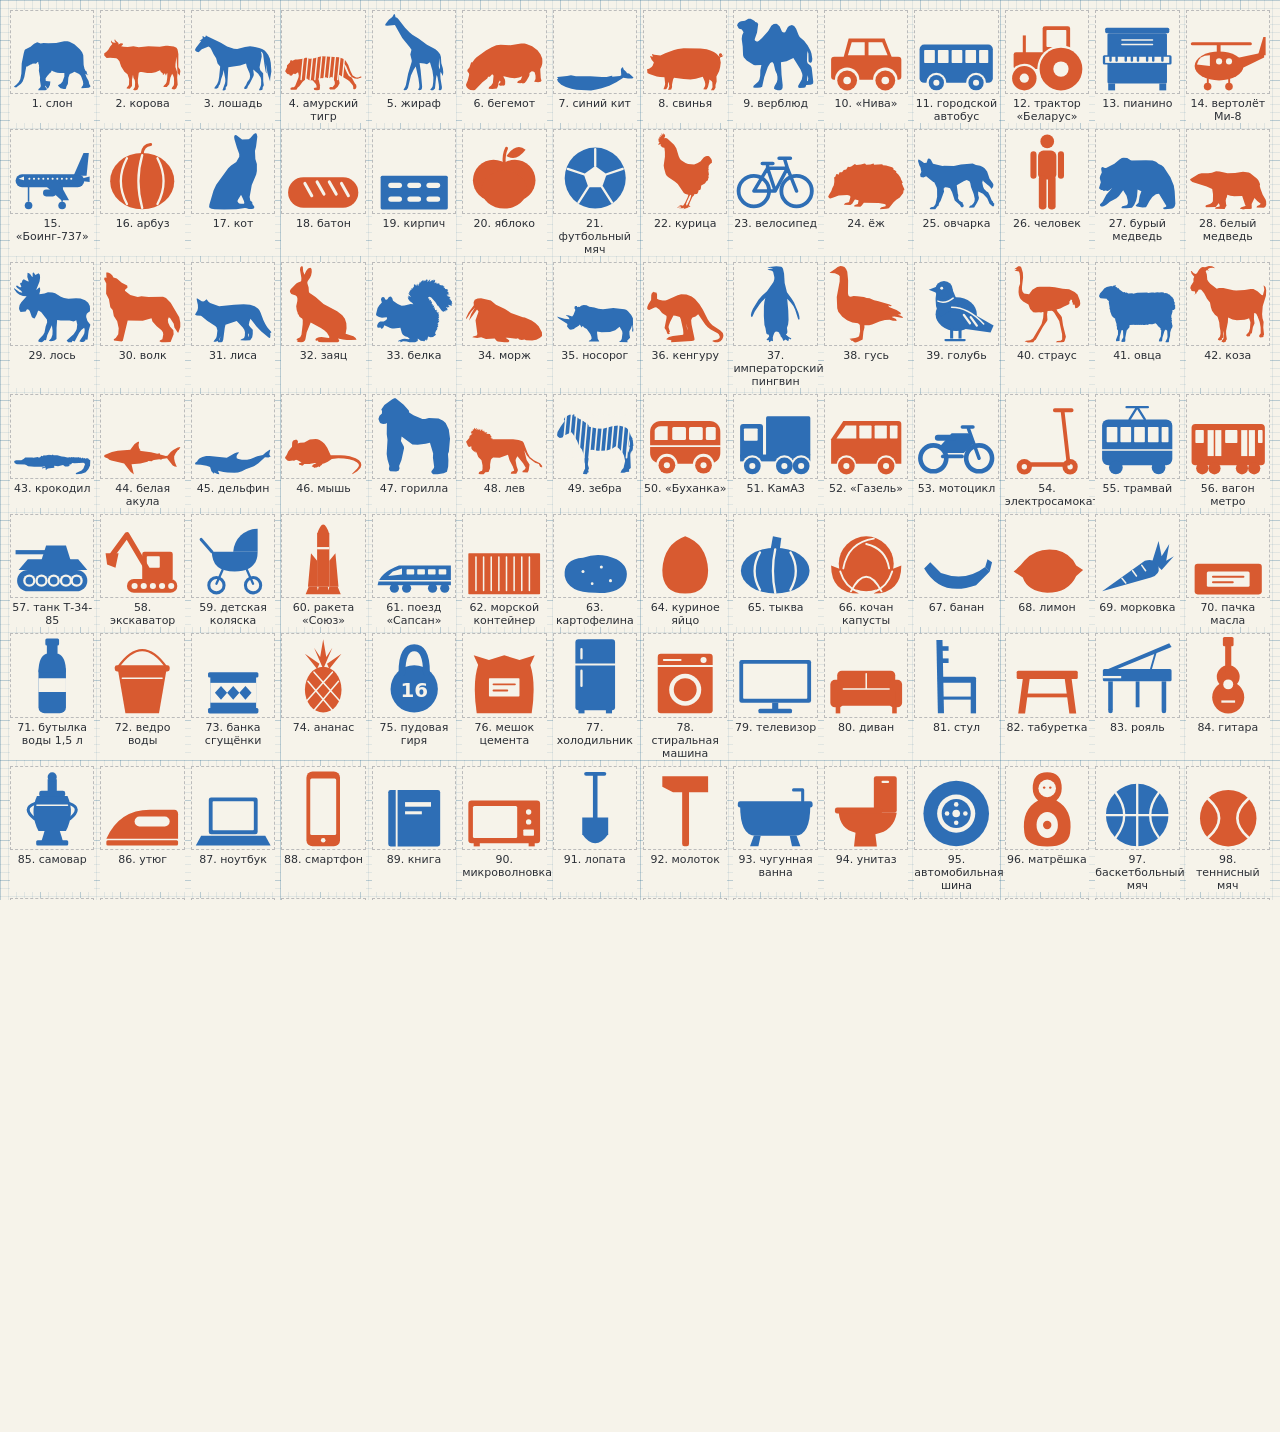
<file: gallery.html>
<!doctype html>
<html lang="ru">
<head>
  <meta charset="utf-8">
  <title>Глазомер — все силуэты</title>
  <link rel="stylesheet" href="style.css">
  <style>
    body { user-select: text; }
    #grid { display: grid; grid-template-columns: repeat(auto-fill, minmax(84px, 1fr)); gap: 6px; padding: 10px; }
    #grid div { font-size: 11px; text-align: center; background: var(--paper); }
    #grid svg { width: 100%; border: 1px dashed #bbb; }
  </style>
</head>
<body>
  <div id="grid"></div>
  <script src="data.js"></script>
  <script src="data2.js"></script>
  <script src="data3.js"></script>
  <script>
    document.getElementById('grid').innerHTML = OBJECTS.concat(EXTRA).map((o, i) =>
      `<div><svg viewBox="-4 -4 108 108"><g class="art ${i % 2 ? 'guess' : 'ref'}">${o.art}</g></svg>${i + 1}. ${o.name}</div>`).join('');
  </script>
</body>
</html>
</file>
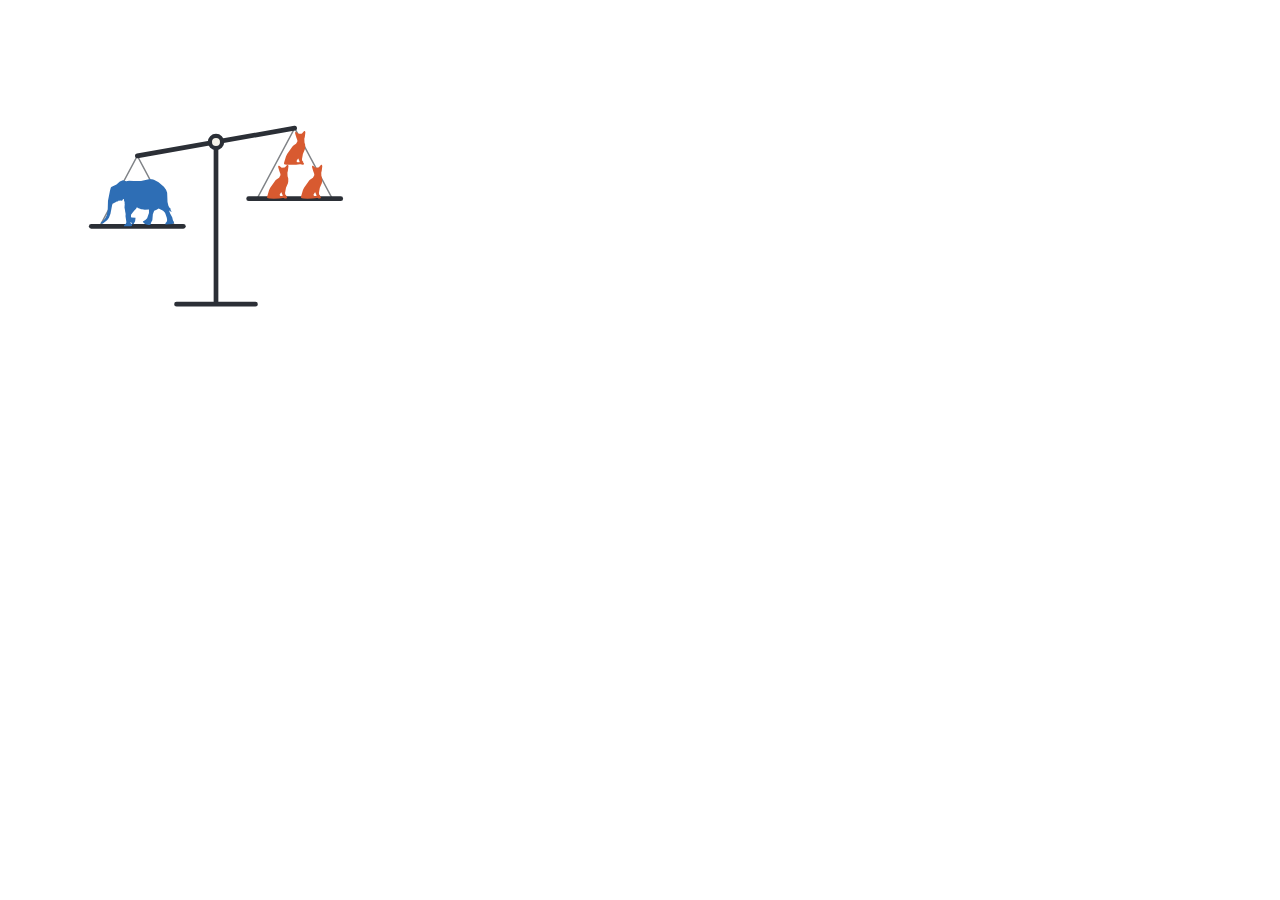
<file: promo/app-icon.html>
<!doctype html>
<html lang="ru">
<head>
  <meta charset="utf-8">
  <title>Глазомер — значок приложения</title>
  <link rel="stylesheet" href="../style.css">
  <style>
    /* Слои адаптивного значка Android, 432×432: ?bg — бумага, без параметра — весы в безопасной зоне. */
    html, body { width: 432px; height: 432px; overflow: hidden; }
    body { background-size: 54px 54px, 54px 54px, 13.5px 13.5px, 13.5px 13.5px; }
    body.fg { background: none; }
    svg { display: block; }
  </style>
</head>
<body>
  <svg id="pic" width="432" height="432" viewBox="0 0 432 432"></svg>
  <script src="../data.js"></script>
  <script src="../data2.js"></script>
  <script src="art.js"></script>
  <script>
    if (location.search !== '?bg') {
      document.body.className = 'fg';
      document.getElementById('pic').innerHTML = scaleArt(216, 142, 0.47);
    }
  </script>
</body>
</html>
</file>
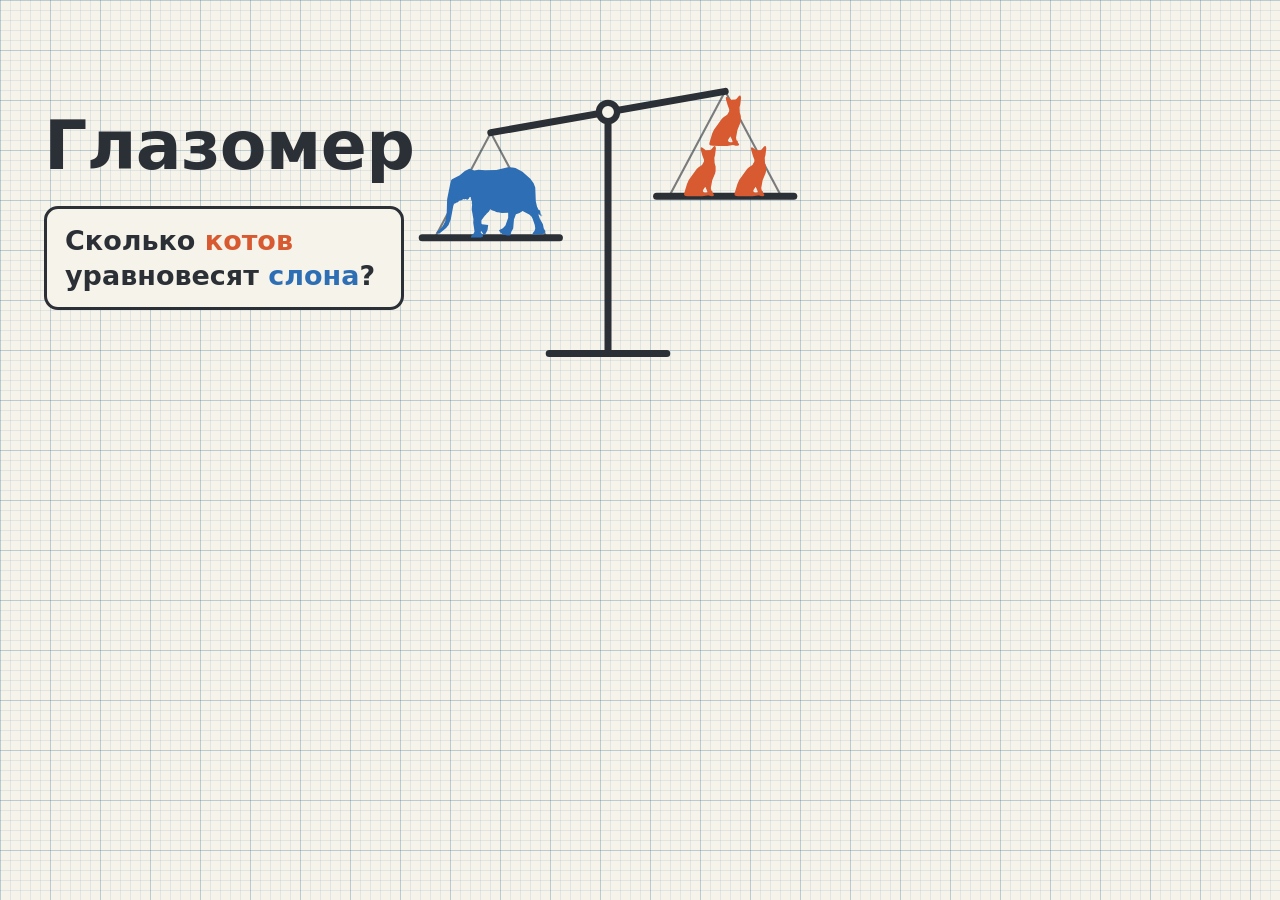
<file: promo/cover.html>
<!doctype html>
<html lang="ru">
<head>
  <meta charset="utf-8">
  <title>Глазомер — обложка</title>
  <link rel="stylesheet" href="../style.css">
  <style>
    html, body { width: 800px; height: 470px; overflow: hidden; }
    body { background-size: 50px 50px, 50px 50px, 10px 10px, 10px 10px; position: relative; }
    svg { position: absolute; right: 0; top: 0; }
    .text { position: absolute; left: 44px; top: 112px; width: 360px; }
    .name { font-size: 68px; font-weight: 800; letter-spacing: -0.01em; line-height: 1; }
    .ask {
      margin-top: 26px; padding: 14px 18px;
      border: 3px solid var(--ink); border-radius: 14px; background: var(--paper);
      font-size: 27px; font-weight: 600; line-height: 1.3;
    }
    .ask .ref { color: var(--ref); }
    .ask .guess { color: var(--guess); }
  </style>
</head>
<body>
  <div class="text">
    <div class="name">Глазомер</div>
    <div class="ask">Сколько <span class="guess">котов</span> уравновесят <span class="ref">слона</span>?</div>
  </div>
  <svg id="pic" width="420" height="470" viewBox="0 0 420 470"></svg>
  <script src="../data.js"></script>
  <script src="../data2.js"></script>
  <script src="art.js"></script>
  <script>document.getElementById('pic').innerHTML = scaleArt(228, 112, 0.7);</script>
</body>
</html>
</file>
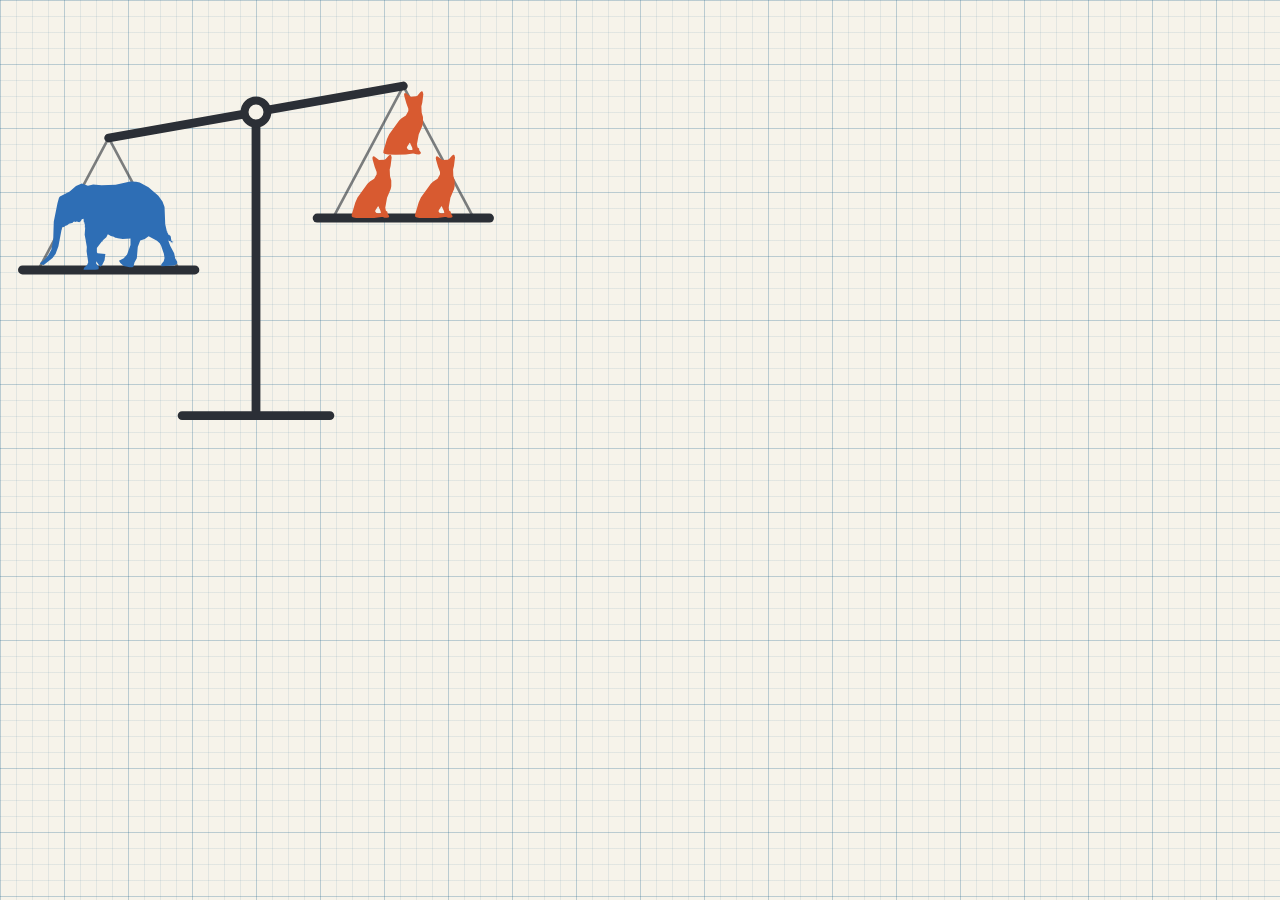
<file: promo/icon.html>
<!doctype html>
<html lang="ru">
<head>
  <meta charset="utf-8">
  <title>Глазомер — иконка</title>
  <link rel="stylesheet" href="../style.css">
  <style>
    html, body { width: 512px; height: 512px; overflow: hidden; }
    body { background-size: 64px 64px, 64px 64px, 16px 16px, 16px 16px; }
    svg { display: block; }
  </style>
</head>
<body>
  <svg id="pic" width="512" height="512" viewBox="0 0 512 512"></svg>
  <script src="../data.js"></script>
  <script src="../data2.js"></script>
  <script src="art.js"></script>
  <script>document.getElementById('pic').innerHTML = scaleArt(256, 112, 0.88);</script>
</body>
</html>
</file>
<file: style.css>
:root {
  --paper: #f6f3ea;
  --grid: rgba(46, 110, 150, 0.10);
  --grid-major: rgba(46, 110, 150, 0.22);
  --ink: #2b2f36;
  --ink-soft: #6b7280;
  --ref: #2e6eb5;
  --guess: #d85a30;
  --true: #1d8c66;
}

* { box-sizing: border-box; }
[hidden] { display: none !important; }

html, body {
  margin: 0;
  height: 100%;
  color: var(--ink);
  font-family: system-ui, -apple-system, "Segoe UI", Roboto, sans-serif;
  -webkit-tap-highlight-color: transparent;
  -webkit-touch-callout: none;
  -webkit-user-select: none;
  user-select: none;
  overflow: hidden;
  overscroll-behavior: none;
}

body {
  background-color: var(--paper);
  background-image:
    linear-gradient(var(--grid-major) 1px, transparent 1px),
    linear-gradient(90deg, var(--grid-major) 1px, transparent 1px),
    linear-gradient(var(--grid) 1px, transparent 1px),
    linear-gradient(90deg, var(--grid) 1px, transparent 1px);
  background-size: 40px 40px, 40px 40px, 8px 8px, 8px 8px;
}

#app {
  max-width: 480px;
  height: 100dvh;
  margin: 0 auto;
  padding: 12px 16px 20px;
  display: flex;
  flex-direction: column;
  gap: 10px;
}

header {
  display: flex;
  justify-content: space-between;
  align-items: center;
}
#exit {
  padding: 5px 12px;
  border: 2px solid var(--ink); border-radius: 999px;
  background: var(--paper); color: var(--ink);
  font-size: 14px; font-weight: 600;
}

.brand { font-weight: 700; letter-spacing: 0.02em; }
.brand span { font-weight: 400; color: var(--ink-soft); }

.meta { display: flex; gap: 14px; font-variant-numeric: tabular-nums; color: var(--ink-soft); }
#total { color: var(--ink); font-weight: 600; }

h1 {
  margin: 6px 0 0;
  font-size: 22px;
  line-height: 1.25;
  font-weight: 600;
  min-height: 2.5em;
}
h1 .ref { color: var(--ref); }
h1 .guess { color: var(--guess); }

#stage { width: 100%; flex: 1 1 0; min-height: 0; }
.ink { stroke: var(--ink); stroke-width: 3; stroke-linecap: round; fill: none; }
.rope { stroke: var(--ink); stroke-width: 1; fill: none; opacity: 0.6; }
/* Чаши увеличены в game.js, толщина линий подогнана под остальные весы. */
#left-pan .ink, #right-pan .ink { stroke-width: 2.4; }
.pivot { fill: var(--paper); stroke: var(--ink); stroke-width: 3; }
.art { fill: currentColor; }
.art.ref { color: var(--ref); }
.art.guess { color: var(--guess); }
.art.true { color: var(--true); }
.art .cut { fill: var(--paper); }
.art .ln { fill: none; stroke: currentColor; stroke-linecap: round; stroke-linejoin: round; }
.art .cl { fill: none; stroke: var(--paper); stroke-linecap: round; }
#lock rect { fill: var(--ink); }
#lock path { stroke: var(--ink); stroke-width: 2.5; fill: none; }
#lock { transition: opacity 0.2s, transform 0.3s; }
#lock.open { opacity: 0; transform: translateY(14px); }

.plate {
  padding: 10px 14px;
  border: 2px solid var(--ink); border-radius: 12px;
  background: var(--paper);
  min-height: 76px;
  display: flex; flex-direction: column; justify-content: center; gap: 4px;
}
/* Плашка заходит на подставку весов, чтобы весам досталось больше места. */
#result { position: relative; margin-top: -24px; }
#result.empty { visibility: hidden; }
.tag rect { fill: var(--paper); stroke: currentColor; stroke-width: 1.5; }
.tag text { fill: currentColor; font-size: 12px; font-weight: 700; }
.tag.ref { color: var(--ref); }
.tag.true { color: var(--true); }
.tag.off { display: none; }
/* Сцена режима «Размер» лежит в том же рисунке, что и весы: видна одна из двух. */
#size-stage, #speed-stage, .size #scale-stage, .speed #scale-stage { display: none; }
.size #size-stage, .speed #speed-stage { display: inline; }
.size #result, .speed #result { margin-top: 0; }
#s-ghost, #t-ghost, #t-ref-pre { opacity: 0.3; }
.tick { stroke: var(--ink); stroke-width: 1; opacity: 0.35; }
.finish { stroke: var(--ink); stroke-width: 2; stroke-dasharray: 4 4; }
#level { color: var(--ink); }

#verdict, #fact { margin: 0; text-align: center; }
#verdict { font-size: 18px; font-weight: 600; }
#verdict b { color: var(--true); }
#fact { font-size: 15px; color: var(--ink); }

#controls { display: flex; flex-direction: column; gap: 10px; }
#controls.off { opacity: 0.35; pointer-events: none; }

.stepper { display: flex; align-items: center; justify-content: space-between; gap: 12px; }
.stepper button {
  width: 56px; height: 56px;
  border-radius: 50%;
  border: 2px solid var(--ink);
  background: var(--paper);
  color: var(--ink);
  font-size: 30px; line-height: 1;
  touch-action: none;
}
.stepper button:active { background: var(--ink); color: var(--paper); }

#count { text-align: center; font-size: 15px; color: var(--ink-soft); }
#count b {
  display: block;
  font-size: 34px; line-height: 1.1;
  color: var(--guess);
  font-variant-numeric: tabular-nums;
}
#count.true b { color: var(--true); }

#slider { width: 100%; accent-color: var(--guess); height: 28px; }

#main, #again, #share, #change, #open-album, #album-back, #settings-back, #leave-stay, #leave-go {
  width: 100%;
  padding: 16px;
  border-radius: 12px;
  border: 2px solid var(--ink);
  background: var(--ink);
  color: var(--paper);
  font-size: 18px; font-weight: 600;
}
#main:disabled { opacity: 0.4; }
button.ghost { background: transparent !important; color: var(--ink) !important; }
button { font-family: inherit; cursor: pointer; }

.overlay {
  position: fixed; inset: 0;
  display: flex; align-items: center; justify-content: center;
  padding: 16px;
  background: rgba(246, 243, 234, 0.92);
}
.overlay[hidden] { display: none; }
.lead { margin: 0; font-size: 17px; line-height: 1.4; }
.seg { display: flex; border: 2px solid var(--ink); border-radius: 12px; overflow: hidden; }
.seg button {
  flex: 1; padding: 10px 4px;
  border: 0; background: var(--paper); color: var(--ink);
  font-size: 14px; font-weight: 600;
}
.seg button + button { border-left: 2px solid var(--ink); }
.seg button.locked { color: var(--ink-soft); font-weight: 400; }
.seg button.on { background: var(--ink); color: var(--paper); }
#level-note { margin: -6px 0 0; font-size: 14px; color: var(--ink-soft); }
#plays { display: flex; flex-direction: column; gap: 10px; }
#plays button {
  padding: 14px 16px;
  border: 2px solid var(--ink); border-radius: 12px;
  background: var(--paper); color: var(--ink);
  text-align: left; font-size: 18px; font-weight: 600;
}
#plays button small { display: block; margin-top: 2px; font-size: 14px; font-weight: 400; font-variant-numeric: tabular-nums; }
#plays button:disabled { opacity: 0.5; cursor: default; }
#plays button:not(:disabled):active { background: var(--ink); color: var(--paper); }
#sum-meta, #streak-line { margin: 0; font-size: 15px; font-weight: 600; }
/* Плашка серии дней в меню. */
#streak {
  display: flex; flex-direction: column; gap: 4px;
  padding: 10px 14px;
  border: 2px solid var(--ink); border-radius: 12px;
}
#streak-next { margin: 0; display: flex; align-items: center; gap: 8px; font-size: 13px; line-height: 1.3; color: var(--ink-soft); }
#streak-dots { display: flex; gap: 4px; flex: none; }
#streak-dots i { width: 10px; height: 10px; border: 2px solid var(--ink); border-radius: 50%; }
#streak-dots i.on { background: var(--ink); }
#streak-fix {
  align-self: flex-start; margin-top: 4px; padding: 6px 12px;
  border: 2px solid var(--ink); border-radius: 999px;
  background: var(--ink); color: var(--paper);
  font-size: 14px; font-weight: 600;
}
.grid-title { grid-column: 1 / -1; margin: 8px 0 0; font-size: 13px; font-weight: 600; text-align: left; }
.card {
  width: 100%; max-width: 420px;
  display: flex; flex-direction: column; gap: 14px;
  padding: 20px;
  border: 2px solid var(--ink); border-radius: 16px;
  background: var(--paper);
  max-height: 100%; overflow-y: auto;
}
#sum-total { font-size: 44px; font-weight: 700; font-variant-numeric: tabular-nums; }
#sum-total small { font-size: 18px; font-weight: 400; color: var(--ink-soft); }
#sum-squares { display: flex; gap: 6px; }
#sum-squares i { flex: 1; height: 14px; border-radius: 3px; }
/* Квадраты итогов держат свои цвета, какими бы игрок ни сделал предметы. */
.s-good { background: #1d8c66; }
.s-mid { background: #e0a526; }
.s-bad { background: #d85a30; }
#sum-list { margin: 0; padding: 0; list-style: none; font-size: 14px; color: var(--ink-soft); }
#sum-list li { display: flex; justify-content: space-between; gap: 12px; padding: 4px 0; }
#sum-list li span:last-child { color: var(--ink); font-variant-numeric: tabular-nums; }
.hinted { background-image: repeating-linear-gradient(45deg, transparent 0 4px, var(--paper) 4px 6px); }

#hints { display: flex; align-items: center; gap: 6px; }
#controls #hints button { padding: 6px 10px; white-space: nowrap; }
#hint-count {
  margin-right: auto; padding: 4px 6px; white-space: nowrap;
  border-radius: 6px; background: var(--paper);
  font-size: 14px; color: var(--ink-soft);
}
#swap { align-self: center; margin-top: 2px; }
#hints button, #swap {
  padding: 6px 12px;
  border: 2px solid var(--ink); border-radius: 999px;
  background: var(--paper); color: var(--ink);
  font-size: 14px; font-weight: 600;
}
#hint-ad { margin-right: auto; }
#hints button:disabled { opacity: 0.4; cursor: default; }
#hints button.on { background: var(--ink); color: var(--paper); opacity: 1; }

.pulse { border-radius: 12px; animation: pulse 1.1s ease-in-out infinite; }
@keyframes pulse { 50% { box-shadow: 0 0 0 8px rgba(216, 90, 48, 0.3); } }

#sum-new p, #album-next { margin: 0 0 6px; font-size: 14px; font-weight: 600; }
#album-next { font-weight: 400; line-height: 1.4; }
.shelf, #album-grid { display: grid; grid-template-columns: repeat(auto-fill, minmax(72px, 1fr)); gap: 8px; }
#album-grid { max-height: 56dvh; overflow-y: auto; }
figure { margin: 0; font-size: 11px; line-height: 1.25; text-align: center; }
figure svg, figure.locked div { display: block; width: 100%; aspect-ratio: 1; border: 1.5px solid var(--ink); border-radius: 8px; }
figure small { display: block; color: var(--ink-soft); }
figure.locked div {
  display: flex; align-items: center; justify-content: center;
  border-style: dashed; opacity: 0.4; font-size: 22px; font-weight: 700;
}

#extras { display: flex; gap: 10px; }
/* Рядом с кнопкой настроек надпись коллекции должна умещаться в строку и на узком телефоне. */
#open-album { padding: 16px 6px; font-size: 16px; white-space: nowrap; }
#open-settings {
  flex: none; display: flex; align-items: center;
  padding: 0 12px;
  border: 2px solid var(--ink); border-radius: 12px;
}
#open-settings i { width: 20px; height: 20px; border-radius: 50%; background: var(--ref); }
#open-settings i + i { margin-left: -6px; background: var(--guess); box-shadow: 0 0 0 2px var(--paper); }

/* Цветовой круг: кольцо тонов, на нём два кружка — цвета левого и правого предмета. */
#wheel {
  position: relative; align-self: center;
  width: min(230px, 100%); aspect-ratio: 1;
  touch-action: none;
}
#wheel-ring {
  position: absolute; inset: 0; border-radius: 50%;
  -webkit-mask: radial-gradient(closest-side, transparent calc(100% - 31px), #000 calc(100% - 30px));
  mask: radial-gradient(closest-side, transparent calc(100% - 31px), #000 calc(100% - 30px));
}
#wheel-view { position: absolute; left: 22%; top: 36.5%; width: 56%; pointer-events: none; }
.knob {
  position: absolute; width: 38px; height: 38px; padding: 0;
  transform: translate(-50%, -50%);
  border: 3px solid var(--paper); border-radius: 50%;
  box-shadow: 0 0 0 2px var(--ink);
  color: #fff; font-size: 15px; font-weight: 700;
  touch-action: none;
}
#knob-ref { background: var(--ref); }
#knob-guess { background: var(--guess); }
#color-note { margin: 0; font-size: 14px; line-height: 1.4; color: var(--ink-soft); }
#pairs { display: flex; justify-content: space-between; gap: 6px; }
#pairs button {
  width: 40px; height: 40px; padding: 0;
  border: 2px solid var(--ink); border-radius: 50%;
}
#pairs button.on { box-shadow: 0 0 0 2px var(--paper), 0 0 0 4px var(--ink); }

/* Невысокий экран телефона: меню должно помещаться без прокрутки. */
@media (max-height: 700px) {
  .card { gap: 10px; padding: 14px 16px; }
  .lead { font-size: 15px; line-height: 1.3; }
  #plays { gap: 8px; }
  #plays button { padding: 10px 14px; }
  #streak { padding: 8px 12px; }
  #open-album { padding: 12px 6px; }
}

/* Широкий экран: весы слева на всю высоту, вопрос и управление справа. */
@media (min-width: 820px) and (min-height: 560px) and (min-aspect-ratio: 5/4) {
  /* На большом экране вся раскладка увеличивается целиком: --k считает game.js по размеру окна. */
  #app {
    zoom: var(--k, 1);
    height: calc(100dvh / var(--k, 1));
    max-width: 1080px;
    padding: 20px 24px 28px;
    display: grid;
    grid-template-columns: 1.3fr 1fr;
    grid-template-rows: repeat(5, auto);
    align-content: center;
    column-gap: 40px;
    row-gap: 16px;
  }
  header { grid-column: 1 / -1; }
  #stage { grid-column: 1; grid-row: 2 / 6; align-self: center; height: auto; aspect-ratio: 3 / 2; }
  h1, #result, #controls, #main { grid-column: 2; }
  h1 { font-size: 28px; }
  #result { margin-top: 0; }
  .card { zoom: var(--kc, 1); }
}
</file>
